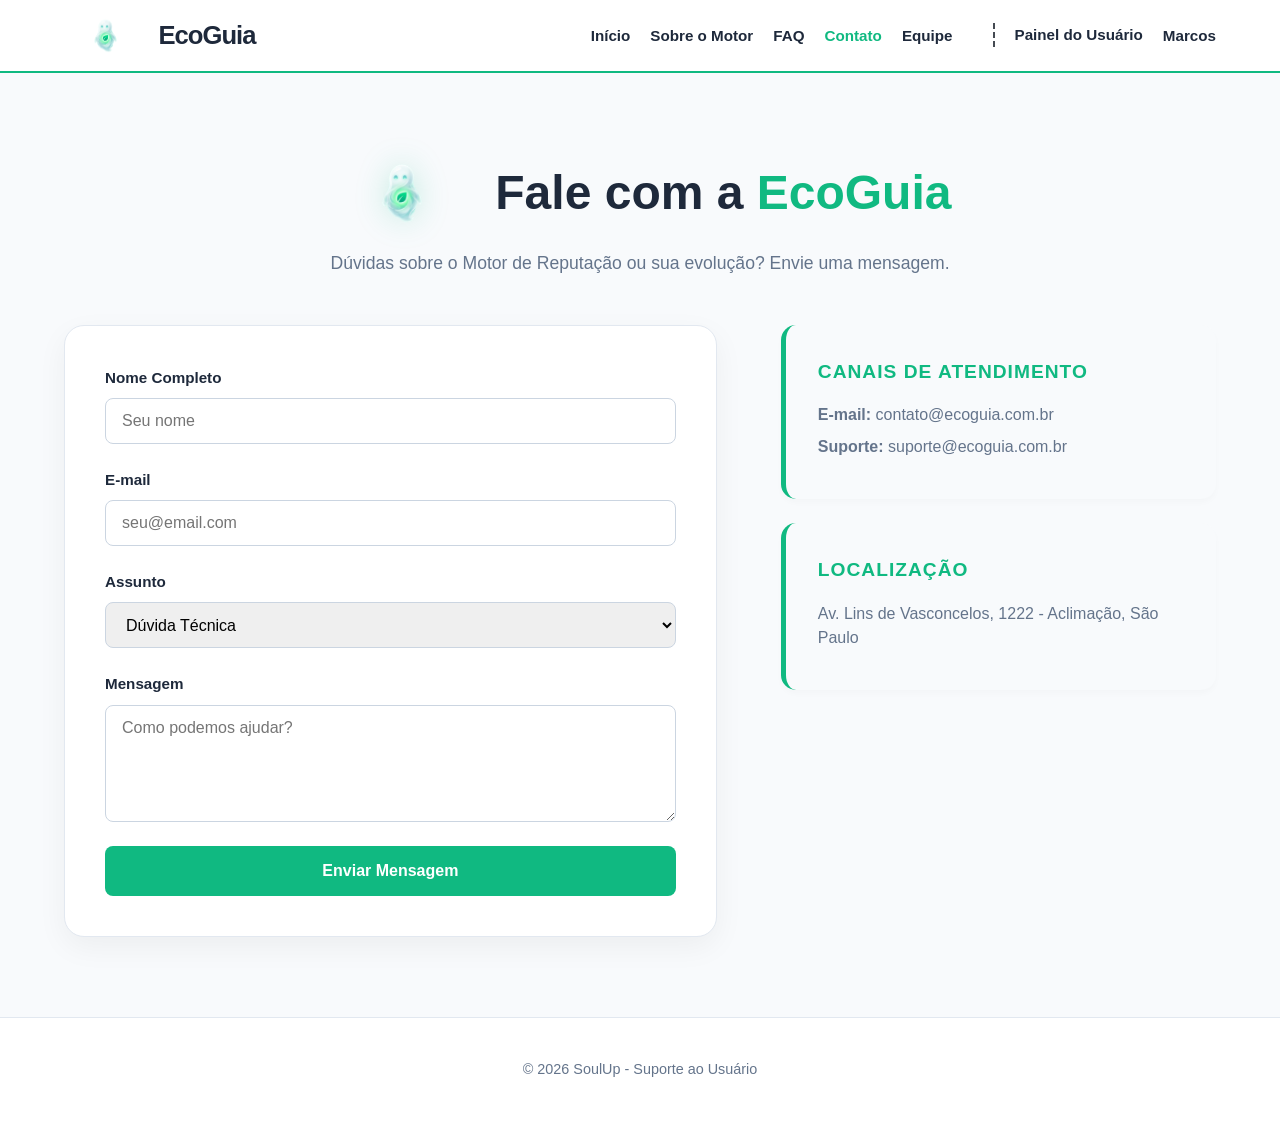
<file: html/contato.html>
<!doctype html>
<html lang="pt-br">
  <head>
    <!-- Configurações de metadados e importação de CSS -->
    <meta charset="UTF-8" />
    <meta name="viewport" content="width=device-width, initial-scale=1.0" />

    <title>Contato - SoulUp EcoGuia</title>

    <link rel="stylesheet" href="../css/variaveis.css" />
    <link rel="stylesheet" href="../css/global.css" />
    <link rel="stylesheet" href="../css/header-footer.css" />
    <link rel="stylesheet" href="../css/contato.css" />
  </head>

  <body>
    <!-- Cabeçalho com logo e menu de navegação -->
    <header class="cabecalho">
      <div class="container">
        <a href="../index.html" class="logo-link">
          <img src="../img/alma.png" alt="Logo SoulUp" class="logo-img" />
          <h1 class="logo">EcoGuia</h1>
        </a>

        <nav class="menu-navegacao">
          <ul>
            <li><a href="../html/index.html">Início</a></li>
            <li><a href="../html/sobre.html">Sobre o Motor</a></li>
            <li><a href="../html/faq.html">FAQ</a></li>
            <li><a href="../html/contato.html" class="ativo">Contato</a></li>
            <li><a href="../html/integrantes.html">Equipe</a></li>
            <li class="separador-menu">
              <a href="../html/solucao-dashboard.html"> Painel do Usuário </a>
            </li>
            <li><a href="../html/marcos.html">Marcos</a></li>
          </ul>
        </nav>

        <!-- Botão do menu mobile -->
        <button class="btn-menu-mobile">☰</button>
      </div>
    </header>

    <!-- Conteúdo principal da página de contato -->
    <main class="container">
      <!-- Cabeçalho introdutório da página -->
      <section class="contato-header">
        <div class="header-titulo-flex">
          <img src="../img/alma.png" alt="Alma EcoGuia" class="alma-header" />

          <h2>
            Fale com a
            <span class="destaque-verde">EcoGuia</span>
          </h2>
        </div>

        <p>
          Dúvidas sobre o Motor de Reputação ou sua evolução? Envie uma
          mensagem.
        </p>
      </section>

      <!-- Seção com formulário e informações de contato -->
      <section class="contato-corpo">
        <div class="form-container">
          <!-- Formulário de envio de mensagens -->
          <form action="#" method="POST" class="form-contato">
            <div class="input-group">
              <label for="nome">Nome Completo</label>

              <input
                type="text"
                id="nome"
                name="nome"
                placeholder="Seu nome"
                required
              />
            </div>

            <div class="input-group">
              <label for="email">E-mail</label>

              <input
                type="email"
                id="email"
                name="email"
                placeholder="seu@email.com"
                required
              />
            </div>

            <div class="input-group">
              <label for="assunto">Assunto</label>

              <select id="assunto" name="assunto">
                <option value="duvida">Dúvida Técnica</option>

                <option value="sugestao">Sugestão de Melhoria</option>

                <option value="erro">Relatar Erro no Motor</option>

                <option value="outro">Outros</option>
              </select>
            </div>

            <div class="input-group">
              <label for="mensagem">Mensagem</label>

              <textarea
                id="mensagem"
                name="mensagem"
                rows="5"
                placeholder="Como podemos ajudar?"
                required
              ></textarea>
            </div>

            <button type="submit" class="btn-enviar">Enviar Mensagem</button>
          </form>
        </div>

        <!-- Cards laterais com dados de atendimento -->
        <div class="contato-info">
          <div class="info-card">
            <h4>Canais de Atendimento</h4>

            <p>
              <strong>E-mail:</strong>
              contato@ecoguia.com.br
            </p>

            <p>
              <strong>Suporte:</strong>
              suporte@ecoguia.com.br
            </p>
          </div>

          <div class="info-card">
            <h4>Localização</h4>

            <p>Av. Lins de Vasconcelos, 1222 - Aclimação, São Paulo</p>
          </div>
        </div>
      </section>
    </main>

    <!-- Rodapé do site e scripts -->
    <footer class="rodape">
      <div class="container">
        <p>&copy; 2026 SoulUp - Suporte ao Usuário</p>
      </div>
    </footer>
    <button id="btn-voltar-topo" aria-label="Voltar ao topo">↑</button>
    <script src="../js/menu.js"></script>
    <script src="../js/contato.js"></script>
    <script src="../js/script.js"></script>
  </body>
</html>
</file>
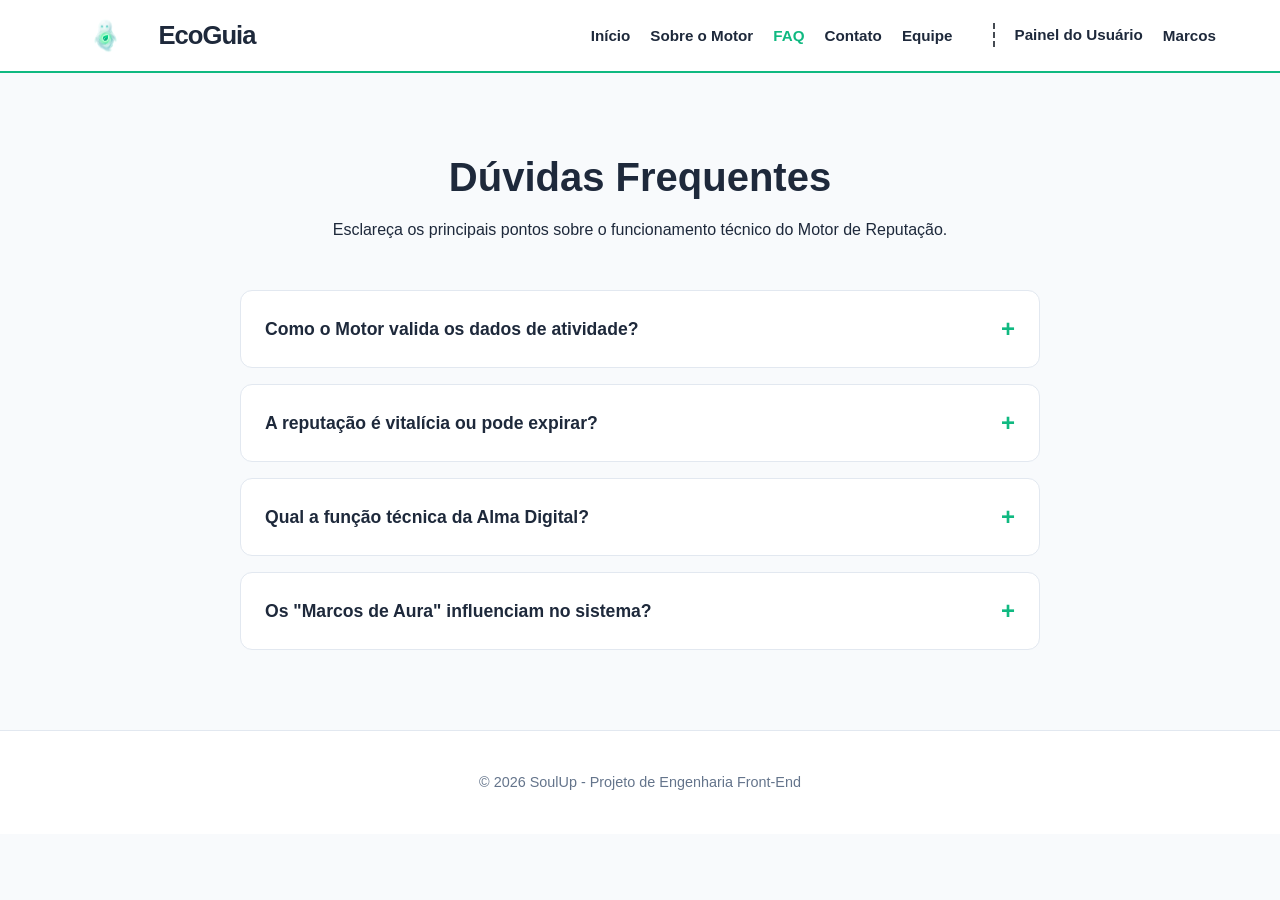
<file: html/faq.html>
<!doctype html>
<html lang="pt-br">
  <head>
    <!-- Configurações de metadados e responsividade -->
    <meta charset="UTF-8" />
    <meta name="viewport" content="width=device-width, initial-scale=1.0" />

    <title>FAQ - SoulUp EcoGuia</title>

    <!-- Importação das folhas de estilo do projeto -->
    <link rel="stylesheet" href="../css/variaveis.css" />
    <link rel="stylesheet" href="../css/global.css" />
    <link rel="stylesheet" href="../css/header-footer.css" />
    <link rel="stylesheet" href="../css/faq.css" />
  </head>

  <body>
    <!-- Cabeçalho com o logotipo e menu de navegação -->
    <header class="cabecalho">
      <div class="container">
        <a href="../index.html" class="logo-link">
          <img src="../img/alma.png" alt="Logo SoulUp" class="logo-img" />
          <h1 class="logo">EcoGuia</h1>
        </a>

        <nav class="menu-navegacao">
          <ul>
            <li><a href="../html/index.html">Início</a></li>

            <li><a href="../html/sobre.html">Sobre o Motor</a></li>

            <li><a href="../html/faq.html" class="ativo">FAQ</a></li>

            <li><a href="../html/contato.html">Contato</a></li>

            <li><a href="../html/integrantes.html">Equipe</a></li>

            <li class="separador-menu">
              <a href="../html/solucao-dashboard.html"> Painel do Usuário </a>
            </li>

            <li><a href="../html/marcos.html">Marcos</a></li>
          </ul>
        </nav>

        <!-- Botão do menu mobile -->
        <button class="btn-menu-mobile">☰</button>
      </div>
    </header>

    <!-- Conteúdo principal da página de FAQ -->
    <main class="container">
      <!-- Cabeçalho da seção de dúvidas -->
      <section class="faq-header">
        <h2>
          Dúvidas
          <span class="destaque-verde">Frequentes</span>
        </h2>

        <p>
          Esclareça os principais pontos sobre o funcionamento técnico do Motor
          de Reputação.
        </p>
      </section>

      <!-- Lista sanfonada de perguntas e respostas -->
      <section class="faq-lista">
        <!-- Item de FAQ 1 -->
        <div class="faq-item">
          <button class="faq-pergunta">
            Como o Motor valida os dados de atividade?
            <span>+</span>
          </button>

          <div class="faq-resposta">
            <p>
              O motor utiliza os próprios registros brutos de atividades
              sustentáveis. Esses dados passam por uma camada de validação que
              verifica a autenticidade da ação antes de convertê-la em pontos de
              reputação para a Aura Digital.
            </p>
          </div>
        </div>

        <!-- Item de FAQ 2 -->
        <div class="faq-item">
          <button class="faq-pergunta">
            A reputação é vitalícia ou pode expirar?
            <span>+</span>
          </button>

          <div class="faq-resposta">
            <p>
              A reputação social no SoulUp é dinâmica. O algoritmo de manutenção
              exige que o usuário mantenha uma frequência mínima de atividades.
              Longos períodos de inatividade resultam em uma redução gradual do
              brilho da Aura, incentivando a consistência ambiental.
            </p>
          </div>
        </div>

        <!-- Item de FAQ 3 -->
        <div class="faq-item">
          <button class="faq-pergunta">
            Qual a função técnica da Alma Digital?
            <span>+</span>
          </button>

          <div class="faq-resposta">
            <p>
              Tecnicamente, a Alma Digital é um componente visual que traduz
              variáveis complexas do banco de dados (como volume de carbono
              evitado ou recorrência de descarte) em um estado visual
              compreensível, facilitando a percepção de progresso do usuário.
            </p>
          </div>
        </div>

        <!-- Item de FAQ 4 -->
        <div class="faq-item">
          <button class="faq-pergunta">
            Os "Marcos de Aura" influenciam no sistema?
            <span>+</span>
          </button>

          <div class="faq-resposta">
            <p>
              Sim. Ao atingir determinados patamares de pontuação processados
              pelo motor, o usuário desbloqueia novos estados para seu avatar e
              registra conquistas permanentes em seu histórico de reputação
              social verificado.
            </p>
          </div>
        </div>
      </section>
    </main>

    <!-- Rodapé principal -->
    <footer class="rodape">
      <div class="container">
        <p>&copy; 2026 SoulUp - Projeto de Engenharia Front-End</p>
      </div>
    </footer>
    <button id="btn-voltar-topo" aria-label="Voltar ao topo">↑</button>
    <!-- Importação dos scripts de interação -->
    <script src="../js/menu.js"></script>
    <script src="../js/faq.js"></script>
    <script src="../js/script.js"></script>
  </body>
</html>
</file>
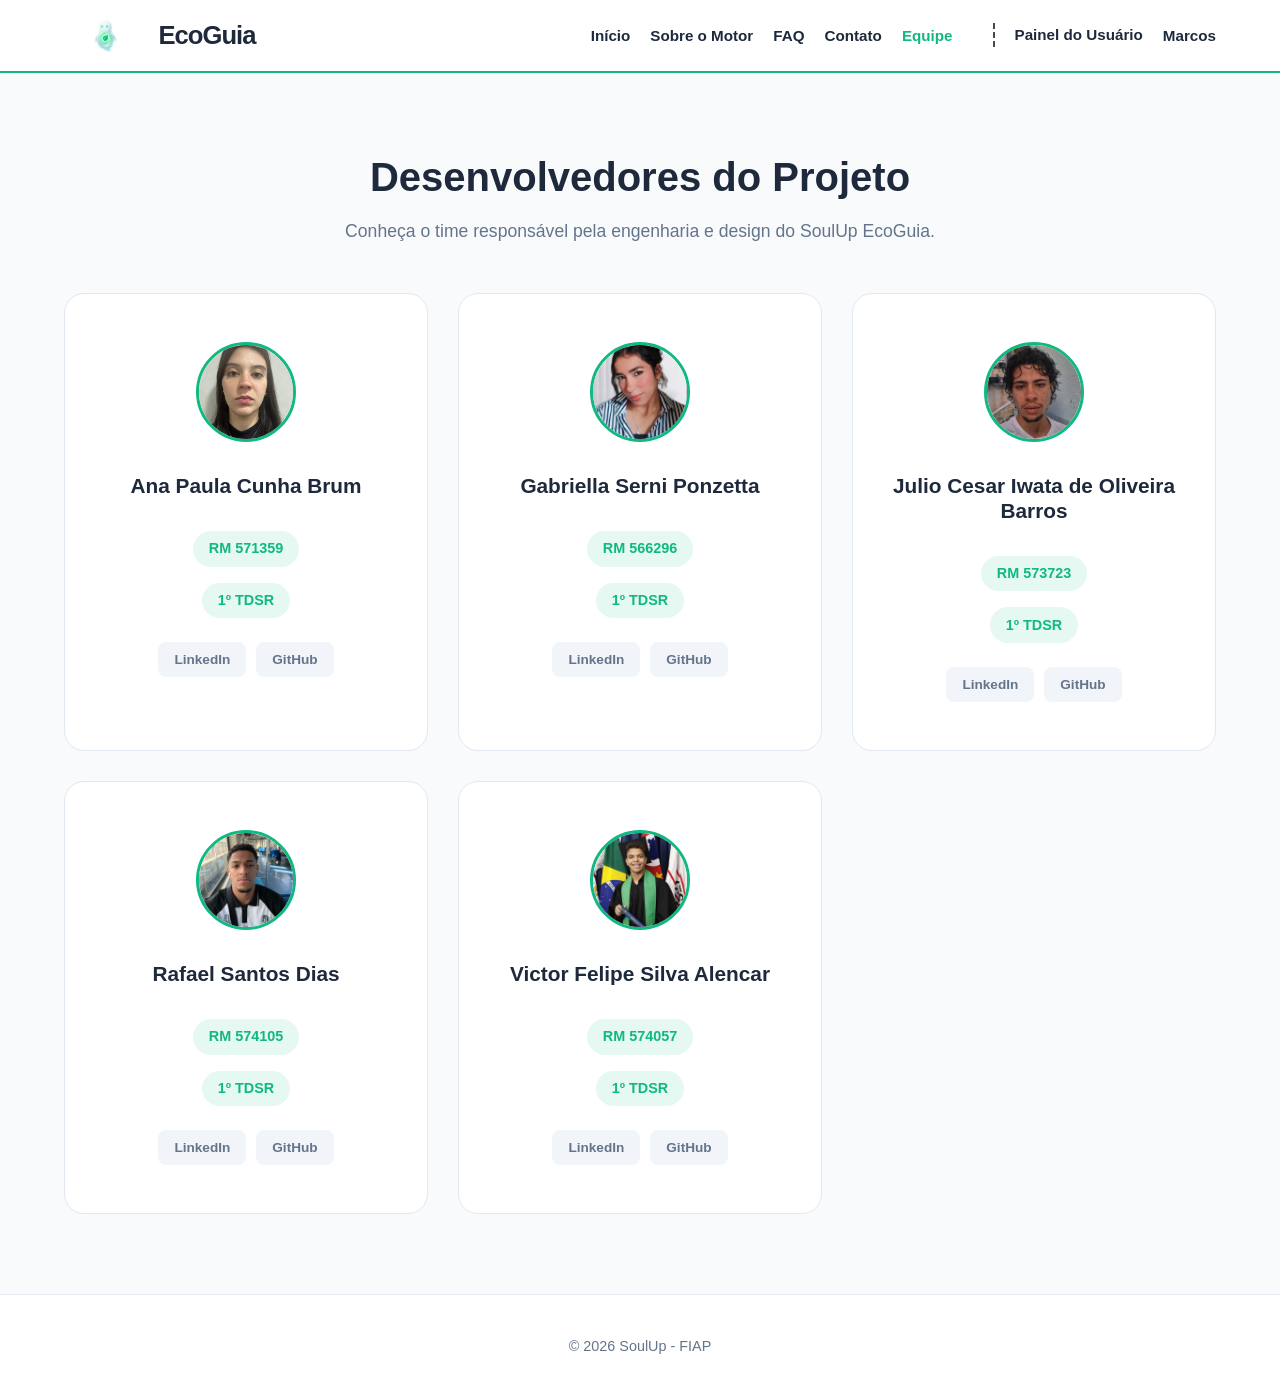
<file: html/integrantes.html>
<!doctype html>
<html lang="pt-br">
  <head>
    <!-- Cabeçalho técnico do documento -->
    <meta charset="UTF-8" />
    <meta name="viewport" content="width=device-width, initial-scale=1.0" />

    <title>Equipe - SoulUp EcoGuia</title>

    <!-- Conexão com os arquivos CSS globais e folha específica da grade da equipe -->
    <link rel="stylesheet" href="../css/variaveis.css" />
    <link rel="stylesheet" href="../css/global.css" />
    <link rel="stylesheet" href="../css/header-footer.css" />
    <link rel="stylesheet" href="../css/integrantes.css" />
  </head>

  <body>
    <!-- Elemento superior de cabeçalho unificado -->
    <header class="cabecalho">
      <div class="container">
        <a href="../index.html" class="logo-link">
          <img src="../img/alma.png" alt="Logo SoulUp" class="logo-img" />
          <h1 class="logo">EcoGuia</h1>
        </a>

        <nav class="menu-navegacao">
          <ul>
            <li><a href="../html/index.html">Início</a></li>

            <li><a href="../html/sobre.html">Sobre o Motor</a></li>

            <li><a href="../html/faq.html">FAQ</a></li>

            <li><a href="../html/contato.html">Contato</a></li>

            <li><a href="../html/integrantes.html" class="ativo">Equipe</a></li>

            <li class="separador-menu">
              <a href="../html/solucao-dashboard.html"> Painel do Usuário </a>
            </li>

            <li><a href="../html/marcos.html">Marcos</a></li>
          </ul>
        </nav>

        <button class="btn-menu-mobile">☰</button>
      </div>
    </header>

    <!-- Estrutura principal da página de integrantes -->
    <main class="container">
      <!-- Título introdutório da área institucional do time -->
      <section class="equipe-header">
        <h2>
          Desenvolvedores do
          <span class="destaque-verde">Projeto</span>
        </h2>

        <p>
          Conheça o time responsável pela engenharia e design do SoulUp EcoGuia.
        </p>
      </section>

      <!-- Grid responsiva contendo os blocos de dados dos integrantes -->
      <section class="equipe-grid">
        <!-- Integrante 1 -->
        <div class="membro-card">
          <img
            src="../img/foto-ana.jpeg"
            alt="Ana Paula Cunha Brum"
            class="membro-foto"
          />

          <h3>Ana Paula Cunha Brum</h3>

          <span class="atrib-integrantes">RM 571359</span>
          <span class="atrib-integrantes">1º TDSR</span>
          <div class="redes-sociais">
            <a
              href="https://www.linkedin.com/in/ana-paula-brum/"
              target="_blank"
              class="link-social"
              >LinkedIn</a
            >
            <a
              href="https://github.com/abbrum"
              target="_blank"
              class="link-social"
              >GitHub</a
            >
          </div>
        </div>

        <!-- Integrante 2 -->
        <div class="membro-card">
          <img
            src="../img/foto-gabriella.jpg"
            alt="Gabriella Serni Ponzetta"
            class="membro-foto"
          />

          <h3>Gabriella Serni Ponzetta</h3>

          <span class="atrib-integrantes">RM 566296</span>
          <span class="atrib-integrantes">1º TDSR</span>
          <div class="redes-sociais">
            <a
              href="https://www.linkedin.com/in/gabriellaserni/"
              target="_blank"
              class="link-social"
              >LinkedIn</a
            >
            <a
              href="https://github.com/gabriellaserni"
              target="_blank"
              class="link-social"
              >GitHub</a
            >
          </div>
        </div>

        <!-- Integrante 3 -->
        <div class="membro-card">
          <img
            src="../img/foto-julio.jpg"
            alt="Julio Cesar Iwata de Oliveira Barros"
            class="membro-foto"
          />

          <h3>Julio Cesar Iwata de Oliveira Barros</h3>

          <span class="atrib-integrantes">RM 573723</span>
          <span class="atrib-integrantes">1º TDSR</span>
          <div class="redes-sociais">
            <a
              href="https://www.linkedin.com/in/julioiwata/"
              target="_blank"
              class="link-social"
              >LinkedIn</a
            >
            <a
              href="https://github.com/IwaataNz3"
              target="_blank"
              class="link-social"
              >GitHub</a
            >
          </div>
        </div>

        <!-- Integrante 4 -->
        <div class="membro-card">
          <img
            src="../img/foto-rafael.jpg"
            alt="Rafael Santos Dias"
            class="membro-foto"
          />

          <h3>Rafael Santos Dias</h3>

          <span class="atrib-integrantes">RM 574105</span>
          <span class="atrib-integrantes">1º TDSR</span>
          <div class="redes-sociais">
            <a
              href="https://www.linkedin.com/in/rafaelsd/"
              target="_blank"
              class="link-social"
              >LinkedIn</a
            >
            <a
              href="https://github.com/realrafaelsd"
              target="_blank"
              class="link-social"
              >GitHub</a
            >
          </div>
        </div>
        <!-- Integrante 5 -->
        <div class="membro-card">
          <img
            src="../img/foto-victor.jpg"
            alt="Victor Felipe"
            class="membro-foto"
          />

          <h3>Victor Felipe Silva Alencar</h3>

          <span class="atrib-integrantes">RM 574057</span>
          <span class="atrib-integrantes">1º TDSR</span>
          <div class="redes-sociais">
            <a
              href="https://www.linkedin.com/in/victor-alencar-58623a3ba/"
              target="_blank"
              class="link-social"
              >LinkedIn</a
            >
            <a
              href="https://github.com/alencarVictor"
              target="_blank"
              class="link-social"
              >GitHub</a
            >
          </div>
        </div>
      </section>
    </main>

    <!-- Rodapé simples da página de integrantes com marca da instituição -->
    <footer class="rodape">
      <div class="container">
        <p>&copy; 2026 SoulUp - FIAP</p>
      </div>
    </footer>
    <button id="btn-voltar-topo" aria-label="Voltar ao topo">↑</button>
    <!-- Script carregado para navegação mobile -->
    <script src="../js/menu.js"></script>
    <script src="../js/script.js"></script>
  </body>
</html>
</file>
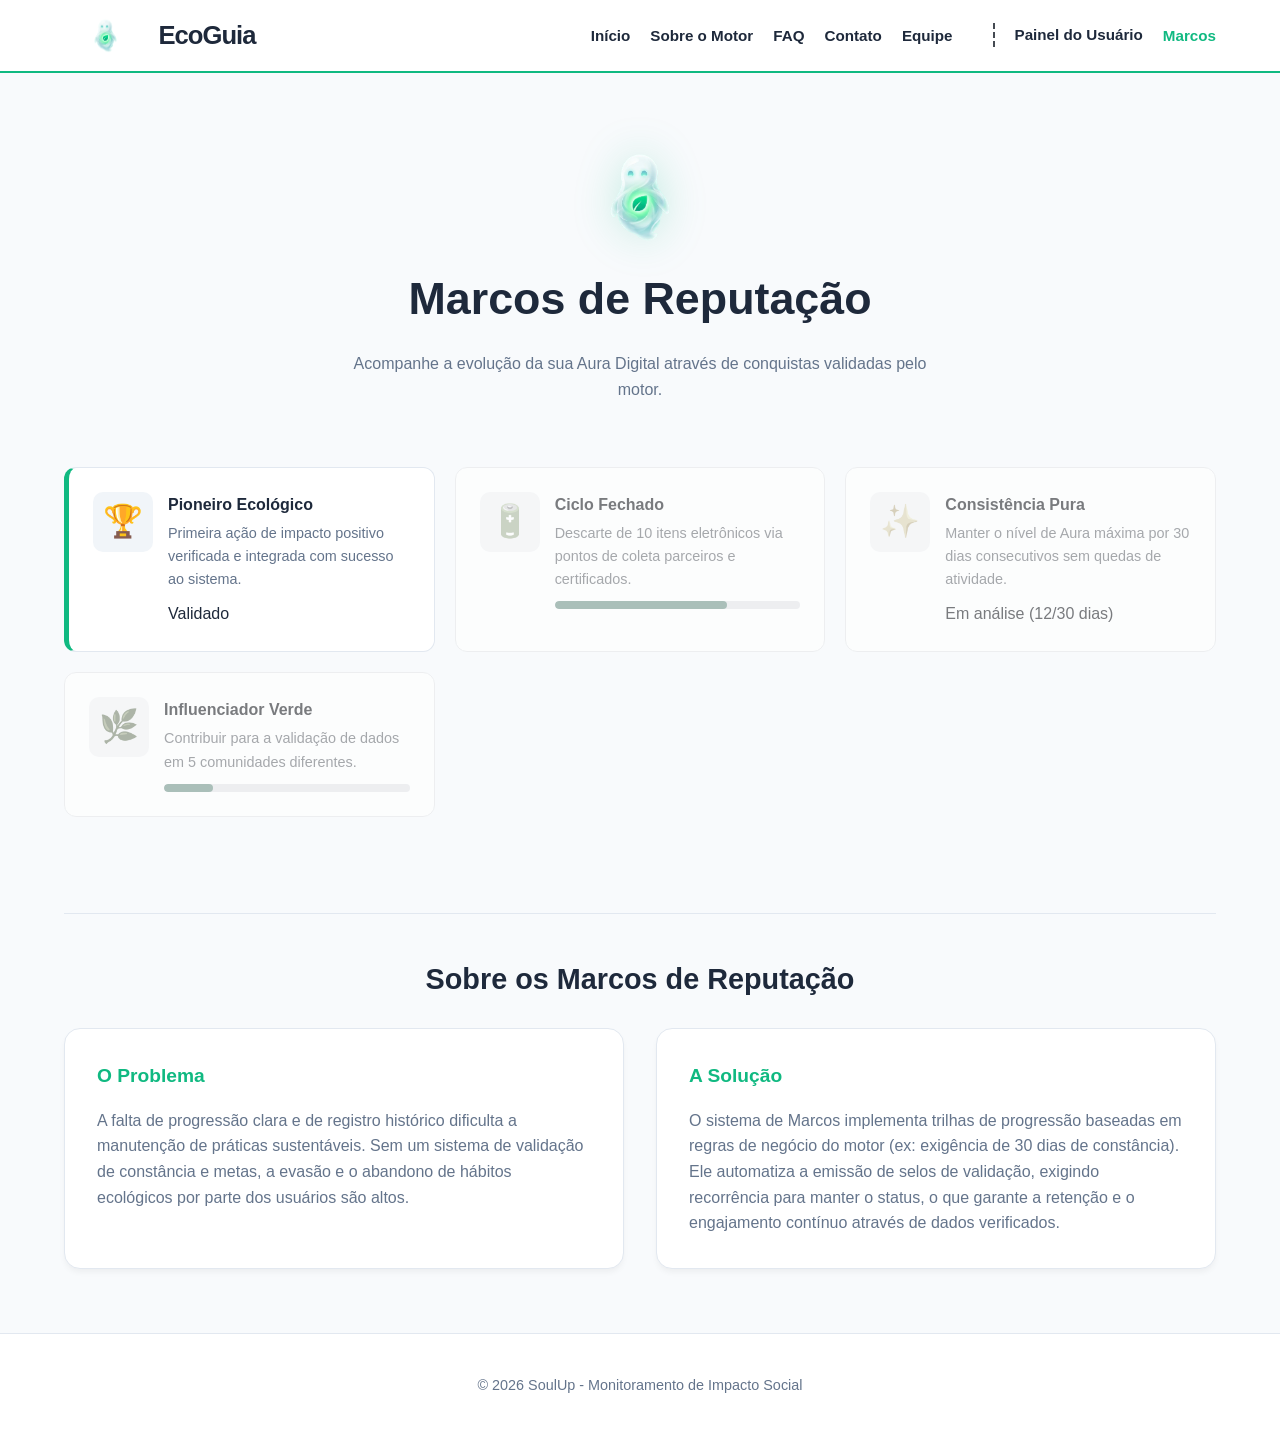
<file: html/marcos.html>
<!doctype html>
<html lang="pt-br">
  <head>
    <!-- Configurações de codificação e responsividade da página -->
    <meta charset="UTF-8" />
    <meta name="viewport" content="width=device-width, initial-scale=1.0" />

    <title>Marcos e Conquistas - SoulUp EcoGuia</title>

    <!-- Importação dos arquivos de estilização CSS -->
    <link rel="stylesheet" href="../css/variaveis.css" />
    <link rel="stylesheet" href="../css/global.css" />
    <link rel="stylesheet" href="../css/header-footer.css" />
    <link rel="stylesheet" href="../css/marcos.css" />
  </head>

  <body>
    <!-- Cabeçalho com o logotipo e menu de navegação -->
    <header class="cabecalho">
      <div class="container">
        <a href="../index.html" class="logo-link">
          <img src="../img/alma.png" alt="Logo SoulUp" class="logo-img" />
          <h1 class="logo">EcoGuia</h1>
        </a>

        <nav class="menu-navegacao">
          <ul>
            <li><a href="../html/index.html">Início</a></li>

            <li><a href="../html/sobre.html">Sobre o Motor</a></li>

            <li><a href="../html/faq.html">FAQ</a></li>

            <li><a href="../html/contato.html">Contato</a></li>

            <li><a href="../html/integrantes.html">Equipe</a></li>

            <li class="separador-menu">
              <a href="../html/solucao-dashboard.html"> Painel do Usuário </a>
            </li>

            <li><a href="../html/marcos.html" class="ativo">Marcos</a></li>
          </ul>
        </nav>

        <button class="btn-menu-mobile">☰</button>
      </div>
    </header>

    <!-- Área principal com a evolução da Aura Digital -->
    <main class="container">
      <section class="marcos-header">
        <div class="header-titulo-flex">
          <img src="../img/alma.png" alt="Alma SoulUp" class="alma-header" />

          <h2>
            Marcos de
            <span class="destaque-verde">Reputação</span>
          </h2>
        </div>

        <p>
          Acompanhe a evolução da sua Aura Digital através de conquistas
          validadas pelo motor.
        </p>
      </section>

      <!-- Container estrutural do grid de conquistas -->
      <section class="conquistas-container">
        <div class="grid-marcos" id="lista-marcos">
          <!-- Card 1 - Marco Desbloqueado e Validado -->
          <article class="marco-card" data-status="desbloqueado">
            <div class="icon-box">🏆</div>

            <div class="marco-info">
              <h4>Pioneiro Ecológico</h4>

              <p>
                Primeira ação de impacto positivo verificada e integrada com
                sucesso ao sistema.
              </p>

              <div class="badge-status">Validado</div>
            </div>
          </article>

          <!-- Card 2 - Marco Bloqueado com Barra de Progresso -->
          <article class="marco-card" data-status="bloqueado">
            <div class="icon-box">🔋</div>

            <div class="marco-info">
              <h4>Ciclo Fechado</h4>

              <p>
                Descarte de 10 itens eletrônicos via pontos de coleta parceiros
                e certificados.
              </p>

              <div class="progresso-mini">
                <div class="barra" style="width: 70%"></div>

                <span>7/10 itens</span>
              </div>
            </div>
          </article>

          <!-- Card 3 - Marco Bloqueado em Análise Temporal -->
          <article class="marco-card" data-status="bloqueado">
            <div class="icon-box">✨</div>

            <div class="marco-info">
              <h4>Consistência Pura</h4>

              <p>
                Manter o nível de Aura máxima por 30 dias consecutivos sem
                quedas de atividade.
              </p>

              <div class="badge-status">Em análise (12/30 dias)</div>
            </div>
          </article>

          <!-- Card 4 - Marco Bloqueado com Progresso Inicial -->
          <article class="marco-card" data-status="bloqueado">
            <div class="icon-box">🌿</div>

            <div class="marco-info">
              <h4>Influenciador Verde</h4>

              <p>
                Contribuir para a validação de dados em 5 comunidades
                diferentes.
              </p>

              <div class="progresso-mini">
                <div class="barra" style="width: 20%"></div>

                <span>1/5 redes</span>
              </div>
            </div>
          </article>
        </div>
      </section>
      <section class="explicacao-tecnica">
        <div class="header-explicacao">
          <h3>Sobre os Marcos de Reputação</h3>
        </div>
        <div class="conteudo-explicacao">
          <div class="bloco-texto">
            <h4>O Problema</h4>
            <p>
              A falta de progressão clara e de registro histórico dificulta a
              manutenção de práticas sustentáveis. Sem um sistema de validação
              de constância e metas, a evasão e o abandono de hábitos ecológicos
              por parte dos usuários são altos.
            </p>
          </div>
          <div class="bloco-texto">
            <h4>A Solução</h4>
            <p>
              O sistema de Marcos implementa trilhas de progressão baseadas em
              regras de negócio do motor (ex: exigência de 30 dias de
              constância). Ele automatiza a emissão de selos de validação,
              exigindo recorrência para manter o status, o que garante a
              retenção e o engajamento contínuo através de dados verificados.
            </p>
          </div>
        </div>
      </section>
    </main>

    <!-- Rodapé institucional -->
    <footer class="rodape">
      <div class="container">
        <p>&copy; 2026 SoulUp - Monitoramento de Impacto Social</p>
      </div>
    </footer>
    <button id="btn-voltar-topo" aria-label="Voltar ao topo">↑</button>
    <!-- Scripts de comportamento dinâmico e menu -->
    <script src="../js/menu.js"></script>
    <script src="../js/marcos.js"></script>
    <script src="../js/script.js"></script>
  </body>
</html>
</file>
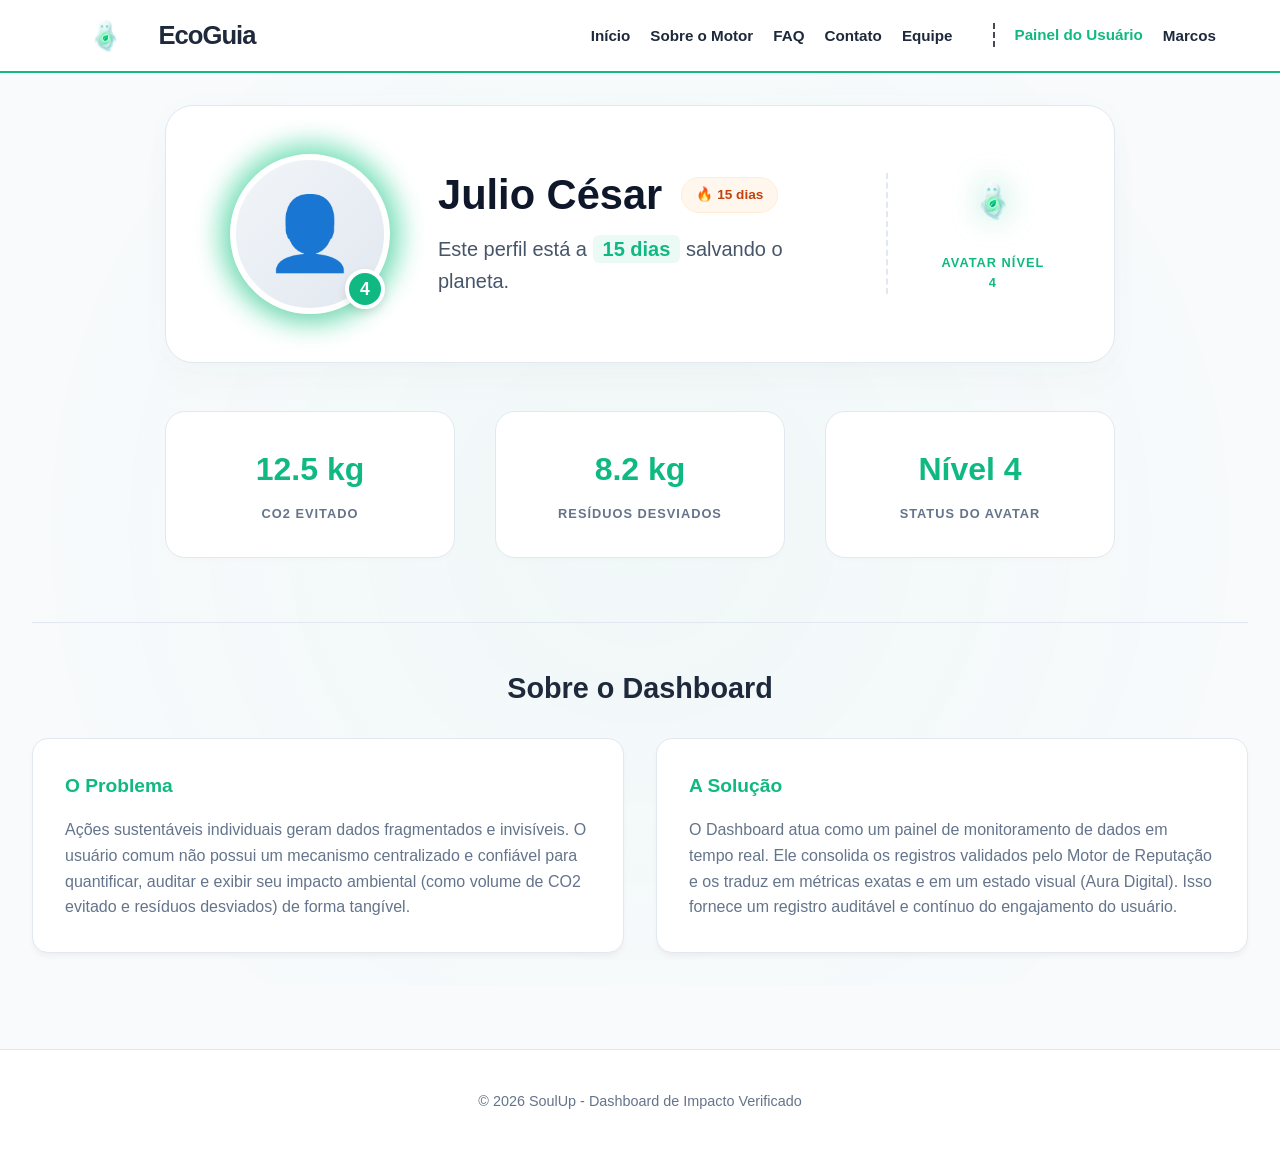
<file: html/solucao-dashboard.html>
<!doctype html>
<html lang="pt-br">
  <head>
    <!-- Cabeçalho técnico do documento -->
    <meta charset="UTF-8" />
    <meta name="viewport" content="width=device-width, initial-scale=1.0" />
    <title>Dashboard - EcoGuia</title>
    <!-- Importação dos arquivos de estilização CSS -->
    <link rel="stylesheet" href="../css/variaveis.css" />
    <link rel="stylesheet" href="../css/global.css" />
    <link rel="stylesheet" href="../css/header-footer.css" />
    <link rel="stylesheet" href="../css/solucao.css" />
  </head>
  <body>
    <!-- Cabeçalho principal com logotipo e navegação -->
    <header class="cabecalho">
      <div class="container">
        <a href="../index.html" class="logo-link">
          <img src="../img/alma.png" alt="Logo SoulUp" class="logo-img" />
          <h1 class="logo">EcoGuia</h1>
        </a>
        <nav class="menu-navegacao">
          <ul>
            <li><a href="../html/index.html">Início</a></li>
            <li><a href="../html/sobre.html">Sobre o Motor</a></li>
            <li><a href="../html/faq.html">FAQ</a></li>
            <li><a href="../html/contato.html">Contato</a></li>
            <li><a href="../html/integrantes.html">Equipe</a></li>
            <li class="separador-menu">
              <a href="../html/solucao-dashboard.html" class="ativo"
                >Painel do Usuário</a
              >
            </li>
            <li><a href="../html/marcos.html">Marcos</a></li>
          </ul>
        </nav>
        <button class="btn-menu-mobile">☰</button>
      </div>
    </header>
    <!-- Conteúdo principal da página -->
    <!-- Container que está englobando todos os elementos. -->
    <main class="dashboard-main">
      <section class="perfil-section">
        <div class="card-perfil-amplo">
          <div class="bloco-usuario">
            <div class="avatar-container">
              <div class="aura-radial"></div>
              <div class="avatar-wrapper">
                <div class="icone-fallback">👤</div>
                <div class="nivel-badge" title="Nível da Alma">4</div>
              </div>
            </div>
            <!-- Informações dos usuários -->
            <div class="info-container">
              <div class="header-perfil">
                <h2>Julio César</h2>
                <span class="ofensiva-badge">🔥 15 dias</span>
              </div>
              <p class="frase-status">
                Este perfil está a <span>15 dias</span> salvando o planeta.
              </p>
            </div>
          </div>

          <div class="bloco-alma">
            <img
              src="../img/alma.png"
              alt="Alma Digital"
              class="alma-flutuante"
            />
            <span class="alma-status">Avatar Nível 4</span>
          </div>
        </div>
      </section>
      <!-- Sessão dos cards -->
      <section class="cards-container">
        <div class="metrica-card">
          <span class="valor">12.5 kg</span>
          <span class="rotulo">CO2 Evitado</span>
        </div>
        <div class="metrica-card">
          <span class="valor">8.2 kg</span>
          <span class="rotulo">Resíduos Desviados</span>
        </div>
        <div class="metrica-card">
          <span class="valor">Nível 4</span>
          <span class="rotulo">Status do Avatar</span>
        </div>
      </section>
      <section class="explicacao-tecnica">
        <div class="header-explicacao">
          <h3>Sobre o Dashboard</h3>
        </div>
        <div class="conteudo-explicacao">
          <div class="bloco-texto">
            <h4>O Problema</h4>
            <p>
              Ações sustentáveis individuais geram dados fragmentados e
              invisíveis. O usuário comum não possui um mecanismo centralizado e
              confiável para quantificar, auditar e exibir seu impacto ambiental
              (como volume de CO2 evitado e resíduos desviados) de forma
              tangível.
            </p>
          </div>
          <div class="bloco-texto">
            <h4>A Solução</h4>
            <p>
              O Dashboard atua como um painel de monitoramento de dados em tempo
              real. Ele consolida os registros validados pelo Motor de Reputação
              e os traduz em métricas exatas e em um estado visual (Aura
              Digital). Isso fornece um registro auditável e contínuo do
              engajamento do usuário.
            </p>
          </div>
        </div>
      </section>
    </main>
    <!-- Rodapé da página com os direitos autorais -->
    <footer class="rodape">
      <div class="container">
        <p>&copy; 2026 SoulUp - Dashboard de Impacto Verificado</p>
      </div>
    </footer>
    <button id="btn-voltar-topo" aria-label="Voltar ao topo">↑</button>
    <script src="../js/menu.js"></script>
    <script src="../js/script.js"></script>
  </body>
</html>
</file>
<file: css/variaveis.css>
:root {
  /* Cores de Fundo */
  --cor-fundo-principal: #f8fafc;
  --cor-fundo-card: #ffffff;

  /* Cores de Texto */
  --cor-texto-principal: #1e293b;
  --cor-texto-secundario: #64748b;

  /* Cores de Identidade e Ação */
  --cor-primaria: #10b981;
  --cor-primaria-hover: #059669;

  /* Cores de Gamificação e Apoio */
  --cor-destaque-marco: #f59e0b;
  --cor-suporte-b2b: #3b82f6;

  /* Tipografia e Layout */
  --fonte-principal: Arial, Helvetica, sans-serif;
}
</file>
<file: css/global.css>
/* Reset e Configurações Globais */
* {
  margin: 0;
  padding: 0;
  box-sizing: border-box;
}

body {
  background-color: var(--cor-fundo-principal);
  color: var(--cor-texto-principal);
  font-family: var(--fonte-principal);
  line-height: 1.6;
  overflow-x: hidden; /* Evita scroll horizontal acidental */
}

.container {
  width: 90%;
  max-width: 1200px;
  margin: 0 auto;
}

/* Tipografia Padrão */
h1,
h2,
h3 {
  margin-bottom: 1rem;
  line-height: 1.2;
}

/* Botões Globais */
.btn-primario {
  display: inline-block;
  background-color: var(--cor-primaria);
  color: #ffffff;
  padding: 0.8rem 1.5rem;
  text-decoration: none;
  border-radius: 4px;
  font-weight: bold;
  transition: 0.3s;
  border: none;
  cursor: pointer;
}

.btn-primario:hover {
  background-color: var(--cor-primaria-hover);
}

/* ==========================================================================
   EXPLICAÇÃO TÉCNICA (DASHBOARD E MARCOS)
   ========================================================================== */

.explicacao-tecnica {
  margin-top: 4rem;
  padding-top: 3rem;
  border-top: 1px solid #e2e8f0;
  width: 100%;
}

.header-explicacao h3 {
  font-size: 1.8rem;
  color: var(--cor-texto-principal);
  margin-bottom: 2rem;
  text-align: center;
}

.conteudo-explicacao {
  display: grid;
  grid-template-columns: repeat(auto-fit, minmax(300px, 1fr));
  gap: 2rem;
}

.bloco-texto {
  background-color: var(--cor-fundo-card, #ffffff);
  padding: 2rem;
  border-radius: 16px;
  border: 1px solid #e2e8f0;
  box-shadow: 0 4px 6px -1px rgba(0, 0, 0, 0.05);
}

.bloco-texto h4 {
  color: var(--cor-primaria, #10b981);
  margin-bottom: 1rem;
  font-size: 1.2rem;
  font-weight: 700;
}

.bloco-texto p {
  color: var(--cor-texto-secundario);
  line-height: 1.6;
  font-size: 1rem;
}

/* ==========================================================================
   BOTÃO VOLTAR AO TOPO
   ========================================================================== */
#btn-voltar-topo {
  position: fixed;
  bottom: 30px;
  right: 30px;
  display: none; /* Escondido por padrão */
  background-color: var(--cor-primaria, #10b981);
  color: #ffffff;
  border: none;
  border-radius: 50%;
  width: 50px;
  height: 50px;
  font-size: 1.5rem;
  font-weight: bold;
  cursor: pointer;
  box-shadow: 0 4px 10px rgba(0, 0, 0, 0.15);
  z-index: 1000;
  transition:
    transform 0.3s ease,
    background-color 0.3s ease;
}

#btn-voltar-topo:hover {
  background-color: #059669; /* Tom mais escuro no hover */
  transform: translateY(-5px);
}

/* Classe ativada pelo JavaScript para mostrar o botão */
#btn-voltar-topo.mostrar {
  display: block;
  animation: fadeIn 0.3s ease-in-out;
}

@keyframes fadeIn {
  from {
    opacity: 0;
    transform: translateY(10px);
  }
  to {
    opacity: 1;
    transform: translateY(0);
  }
}
</file>
<file: css/header-footer.css>
/* ==========================================================================
   1. CABEÇALHO E LOGO (HEADER)
   ========================================================================== */

.cabecalho {
  background-color: var(--cor-fundo-card);
  border-bottom: 2px solid var(--cor-primaria);
  padding: 0.8rem 0;
  position: sticky;
  top: 0;
  z-index: 1000;
}

.cabecalho .container {
  display: flex;
  justify-content: space-between;
  align-items: center;
}

.logo-link {
  display: flex;
  align-items: center;
  gap: 12px;
  text-decoration: none;
  line-height: 1;
}

.logo {
  color: var(--cor-texto-principal);
  font-size: 1.6rem;
  font-weight: 800;
  letter-spacing: -1px;
  margin: 0;
  padding: 0;
  display: flex;
  align-items: center;
}

.logo-img {
  height: 45px;
  width: auto;
  display: block; /* Remove o espaço extra de elementos 'inline' */
}

/* ==========================================================================
   2. NAVEGAÇÃO E SEPARADOR (DESKTOP)
   ========================================================================== */

.menu-navegacao ul {
  display: flex;
  align-items: center;
  list-style: none;
  gap: 20px;
}

.menu-navegacao a {
  text-decoration: none;
  color: var(--cor-texto-principal);
  font-weight: bold;
  font-size: 0.95rem;
  transition: color 0.3s ease;
  position: relative;
}

.menu-navegacao a:hover {
  color: var(--cor-primaria);
}

.menu-navegacao a.ativo {
  color: var(--cor-primaria); /* Usa a sua variável correta */
}

.separador-menu {
  margin-left: 20px;
  padding-left: 20px;
  border-left: 2px dashed #454a52;
  height: 24px;
  display: flex;
  align-items: center;
}

/* ==========================================================================
   3. BOTÃO MENU HAMBÚRGUER
   ========================================================================== */

.btn-menu-mobile {
  display: none;
  background: none;
  border: none;
  font-size: 2rem;
  cursor: pointer;
}

/* ==========================================================================
   4. RODAPÉ (FOOTER)
   ========================================================================== */

.rodape {
  background-color: var(--cor-fundo-card);
  text-align: center;
  padding: 2.5rem 0;
  margin-top: 4rem;
  border-top: 1px solid #e2e8f0;
  color: var(--cor-texto-secundario);
  font-size: 0.9rem;
}

/* ==========================================================================
   5. RESPONSIVIDADE (MOBILE, TABLET E DESKTOP)
   ========================================================================== */

/* Layout funcional no Mobile (até 480px) */
@media (max-width: 480px) {
  .cabecalho {
    padding: 0.5rem 0; /* Ajuste fino de respiro para não ocupar tanto espaço no mobile */
  }

  .logo {
    font-size: 1.4rem; /* Reduz a fonte do logo levemente em telas muito pequenas */
  }

  .logo-img {
    height: 38px; /* Proporção ideal da alminha para o mobile */
  }
}

/* Estrutura do Menu Mobile e Tablet (Até 991px) */
@media (max-width: 991px) {
  .btn-menu-mobile {
    display: block;
  }

  .menu-navegacao {
    display: none;
    width: 100%;
    position: absolute;
    top: 100%;
    left: 0;
    background: var(--cor-fundo-card);
    flex-direction: column;
    border-bottom: 2px solid var(--cor-primaria);
    box-shadow: 0 10px 15px rgba(0, 0, 0, 0.1);
    z-index: 1000;
  }

  .menu-navegacao.ativo {
    display: flex;
  }

  .menu-navegacao ul {
    flex-direction: column;
    gap: 0;
    width: 100%;
    padding: 0;
    margin: 0;
  }

  .menu-navegacao li {
    border-top: 1px solid #f1f1f1;
    text-align: center;
    width: 100%;
  }

  .menu-navegacao a {
    padding: 1.2rem;
    display: block;
    width: 100%;
  }

  .menu-navegacao a.ativo {
    color: var(--cor-primaria);
  }

  /* Limpeza do separador tracejado em telas menores */
  .separador-menu {
    margin-left: 0 !important;
    padding-left: 0 !important;
    border-left: none !important;
    border-top: 1px solid #f1f1f1 !important;
    width: 100%;
    display: block !important;
    height: auto !important;
  }
}

/* Layout adaptado para Tablet (≥768px a 991px) */
@media (min-width: 768px) and (max-width: 991px) {
  /* A lógica do menu hambúrguer é mantida para otimizar espaço. 
     Este bloco cumpre a exigência de formatação específica para tablet. */
  .rodape {
    padding: 3rem 0; /* Aumenta a área de respiro no rodapé em tablets */
  }
}

/* Layout consistente no Desktop (≥992px) */
@media (min-width: 992px) {
  /* No desktop, o menu padrão em linha é mantido e o botão hambúrguer 
     fica oculto automaticamente fora dos media queries menores. */
}
</file>
<file: css/contato.css>
/* ==========================================================================
   1. CABEÇALHO E TÍTULOS
   ========================================================================== */

.contato-header {
  text-align: center;
  padding: 5rem 0 3rem;
}

.header-titulo-flex {
  display: flex;
  align-items: center;
  justify-content: center;
  gap: 20px;
  margin-bottom: 1rem;
}

.contato-header h2 {
  font-size: 3rem;
  font-weight: 800;
  margin: 0;
  color: var(--cor-texto-principal);
}

.contato-header p {
  color: var(--cor-texto-secundario);
  font-size: 1.1rem;
}

.destaque-verde {
  color: var(--cor-primaria);
}

/* ==========================================================================
   2. ESTRUTURA DO CORPO (GRID)
   ========================================================================== */

.contato-corpo {
  display: grid;
  grid-template-columns: 1.2fr 0.8fr;
  gap: 4rem;
  margin-bottom: 5rem;
  align-items: start;
}

/* ==========================================================================
   3. FORMULÁRIO DE CONTATO
   ========================================================================== */

.form-container {
  background-color: var(--cor-fundo-card);
  padding: 2.5rem;
  border-radius: 20px;
  border: 1px solid #e2e8f0;
  box-shadow: 0 10px 30px rgba(0, 0, 0, 0.05);
}

.form-contato {
  display: flex;
  flex-direction: column;
  gap: 1.5rem;
}

.input-group {
  display: flex;
  flex-direction: column;
  gap: 0.5rem;
}

.input-group label {
  font-weight: 700;
  color: var(--cor-texto-principal);
  font-size: 0.95rem;
}

.input-group input,
.input-group select,
.input-group textarea {
  padding: 0.8rem 1rem;
  border: 1px solid #cbd5e1;
  border-radius: 8px;
  font-family: inherit;
  font-size: 1rem;
  transition: border-color 0.3s ease, box-shadow 0.3s ease;
}

.input-group input:focus,
.input-group select:focus,
.input-group textarea:focus {
  outline: none;
  border-color: var(--cor-primaria);
  box-shadow: 0 0 0 3px rgba(16, 185, 129, 0.1);
}

.btn-enviar {
  background-color: var(--cor-primaria);
  color: white;
  padding: 1rem;
  border: none;
  border-radius: 8px;
  font-weight: 800;
  font-size: 1rem;
  cursor: pointer;
  transition: transform 0.2s ease, background 0.3s ease;
}

.btn-enviar:hover {
  background-color: #0d9488;
  transform: translateY(-2px);
  box-shadow: 0 5px 15px rgba(16, 185, 129, 0.3);
}

/* ==========================================================================
   4. INFORMAÇÕES LATERAIS (CARDS)
   ========================================================================== */

.contato-info {
  display: flex;
  flex-direction: column;
  gap: 1.5rem;
}

.info-card {
  background-color: #f8fafc;
  padding: 2rem;
  border-radius: 15px;
  border-left: 5px solid var(--cor-primaria);
  box-shadow: 0 4px 6px rgba(0, 0, 0, 0.02);
  transition: transform 0.3s ease;
}

.info-card:hover {
  transform: translateX(10px);
}

.info-card h4 {
  color: var(--cor-primaria);
  margin-bottom: 1rem;
  font-size: 1.2rem;
  text-transform: uppercase;
  letter-spacing: 1px;
}

.info-card p {
  margin-bottom: 0.5rem;
  color: var(--cor-texto-secundario);
  line-height: 1.5;
}

/* ==========================================================================
   5. ANIMAÇÕES E FEEDBACK VISUAL
   ========================================================================== */

.alma-header {
  height: 80px;
  width: auto;
  filter: drop-shadow(0 0 15px rgba(16, 185, 129, 0.2));
  animation: flutuarCurto 3s ease-in-out infinite;
}

.erro-feedback {
  display: block;
  animation: fadeInError 0.3s ease;
}

@keyframes fadeInError {
  from { opacity: 0; transform: translateY(-5px); }
  to { opacity: 1; transform: translateY(0); }
}

@keyframes flutuarCurto {
  0%, 100% { transform: translateY(0); }
  50% { transform: translateY(-10px); }
}

/* ==========================================================================
   6. RESPONSIVIDADE (MOBILE E TABLET)
   ========================================================================== */

/* Engloba telas menores que 991px (Tablets, Celulares e Janelas Estreitas) */
@media (max-width: 480px) {
  .contato-corpo {
    grid-template-columns: 1fr;
    gap: 2rem;
  }

  .header-titulo-flex {
    flex-direction: column;
    gap: 10px;
  }

  .contato-header h2 {
    font-size: 2.2rem;
  }

  .contato-info {
    order: -1; /* Joga os cards de contato para cima do formulário */
  }

  .info-card:hover {
    transform: none;
  }
}

/* Layout adaptado para Tablet (≥768px a 991px) */
@media (min-width: 768px) and (max-width: 991px) {
  .contato-corpo {
    grid-template-columns: 1fr; /* Garante que o formulário não esprema na janela intermediária */
    gap: 2rem;
  }

  .header-titulo-flex {
    flex-direction: column;
    gap: 10px;
  }

  .contato-header h2 {
    font-size: 2.5rem;
  }

  .contato-info {
    order: -1;
  }

  .info-card:hover {
    transform: none;
  }
}

/* Layout consistente no Desktop (≥992px) */
@media (min-width: 992px) {
  /* O layout global (fora dos media queries) já atua como desktop.
     Este bloco está declarado para manter a consistência com a documentação do projeto. */
}
</file>
<file: css/faq.css>
/* ==========================================================================
   1. CABEÇALHO DO FAQ
   ========================================================================== */

.faq-header {
  text-align: center;
  padding: 5rem 0 3rem;
}

.faq-header h2 {
  font-size: 2.5rem;
  font-weight: 800;
  color: var(--cor-texto-principal);
}

/* ==========================================================================
   2. LISTA E CARDS DE PERGUNTAS
   ========================================================================== */

.faq-lista {
  max-width: 800px;
  margin: 0 auto 5rem;
  display: flex;
  flex-direction: column;
  gap: 1rem;
}

.faq-item {
  background-color: var(--cor-fundo-card);
  border-radius: 12px;
  border: 1px solid #e2e8f0;
  overflow: hidden;
  transition:
    border-color 0.3s ease,
    box-shadow 0.3s ease;
}

.faq-item:hover {
  border-color: var(--cor-primaria);
}

/* Estado Ativo (quando a aba é aberta via JavaScript) */
.faq-item.ativo {
  border-color: var(--cor-primaria);
  box-shadow: 0 4px 12px rgba(16, 185, 129, 0.1);
}

/* ==========================================================================
   3. ELEMENTOS DE INTERAÇÃO (PERGUNTA E RESPOSTA)
   ========================================================================== */

.faq-pergunta {
  width: 100%;
  padding: 1.5rem;
  background: none;
  border: none;
  display: flex;
  justify-content: space-between;
  align-items: center;
  font-size: 1.1rem;
  font-weight: 700;
  color: var(--cor-texto-principal);
  cursor: pointer;
  text-align: left;
}

.faq-pergunta span {
  font-size: 1.5rem;
  color: var(--cor-primaria);
  transition: transform 0.3s ease; /* Transição para rotacionar o ícone de seta/mais */
}

/* Comportamento da resposta com max-height para efeito "Sanfona" (Accordion) */
.faq-resposta {
  max-height: 0;
  padding: 0 1.5rem;
  overflow: hidden;
  transition:
    max-height 0.4s ease,
    padding 0.4s ease;
  background-color: #f8fafc;
}

.faq-resposta p {
  padding-bottom: 1.5rem;
  color: var(--cor-texto-secundario);
  line-height: 1.6;
  margin: 0;
}

.faq-item.ativo .faq-resposta {
  max-height: 300px; /* Limite alto o suficiente para caber o texto */
  padding-top: 1rem;
}

/* ==========================================================================
   4. RESPONSIVIDADE (MOBILE, TABLET E DESKTOP)
   ========================================================================== */

/* Layout funcional no Mobile (até 480px) */
@media (max-width: 480px) {
  .faq-header {
    padding: 3rem 1rem 2rem;
  }

  .faq-header h2 {
    font-size: 2rem;
  }

  .faq-lista {
    margin: 0 1rem 3rem;
  }

  .faq-pergunta {
    font-size: 1rem;
    padding: 1.2rem;
  }
}

/* Layout adaptado para Tablet (≥768px) */
@media (min-width: 768px) and (max-width: 991px) {
  .faq-lista {
    padding: 0 2rem; /* Garante que a lista não encoste nas bordas no tablet */
  }
}

/* Layout consistente no Desktop (≥992px) */
@media (min-width: 992px) {
  /* A lista respeita o max-width: 800px definido na estrutura padrão,
     garantindo alinhamento central e proporção confortável de leitura em telas largas. */
}
</file>
<file: css/integrantes.css>
/* ==========================================================================
   1. CABEÇALHO DA EQUIPE
   ========================================================================== */

.equipe-header {
  text-align: center;
  padding: 5rem 0 3rem;
}

.equipe-header h2 {
  font-size: 2.5rem;
  font-weight: 800;
}

.equipe-header p {
  color: var(--cor-texto-secundario);
  font-size: 1.1rem;
  margin-top: 0.5rem;
}

/* ==========================================================================
   2. ESTRUTURA DO GRID
   ========================================================================== */

.equipe-grid {
  display: grid;
  grid-template-columns: repeat(auto-fit, minmax(280px, 1fr));
  gap: 30px;
  margin-bottom: 5rem;
}

/* ==========================================================================
   3. CARDS DE MEMBROS, AVATARES E RM
   ========================================================================== */

.membro-card {
  background-color: var(--cor-fundo-card);
  padding: 3rem 2rem;
  border-radius: 20px;
  text-align: center;
  border: 1px solid #e2e8f0;
  transition: all 0.3s ease;
  display: flex;
  flex-direction: column;
  align-items: center;
  gap: 1rem;
}

.membro-card:hover {
  transform: translateY(-10px);
  border-color: var(--cor-primaria);
  box-shadow: 0 15px 30px rgba(16, 185, 129, 0.1);
}

.membro-foto {
  width: 100px;
  height: 100px;
  border-radius: 50%; /* Garante o formato circular */
  object-fit: cover;   /* O segredo: corta a foto sem esticar */
  border: 3px solid var(--cor-primaria);
  margin-bottom: 1rem;
  transition: transform 0.3s ease;
}

.membro-card:hover .membro-foto {
  transform: scale(1.1); /* Efeito de zoom elegante no hover */
}

/* Efeito de hover no avatar sincronizado com o card */
.membro-card:hover .membro-avatar {
  border-color: var(--cor-primaria);
}

.membro-card h3 {
  color: var(--cor-texto-principal);
  font-size: 1.3rem;
  font-weight: 700;
  line-height: 1.2;
}

/* Estilização do RM e da Turma */
.atrib-integrantes {
  color: var(--cor-primaria);
  font-weight: 800;
  font-size: 0.9rem;
  background-color: rgba(16, 185, 129, 0.1);
  padding: 0.4rem 1rem;
  border-radius: 50px;
}

/* ==========================================================================
   4. REDES SOCIAIS (LINKEDIN E GITHUB)
   ========================================================================== */

.redes-sociais {
  display: flex;
  gap: 10px;
  margin-top: 0.5rem;
  width: 100%;
  justify-content: center;
}

.link-social {
  text-decoration: none;
  font-size: 0.85rem;
  font-weight: 600;
  color: var(--cor-texto-secundario);
  background-color: #f1f5f9;
  padding: 0.4rem 1rem;
  border-radius: 8px;
  transition: all 0.3s ease;
}

.link-social:hover {
  background-color: var(--cor-primaria);
  color: #ffffff;
  transform: translateY(-2px);
}

/* ==========================================================================
   5. RESPONSIVIDADE (MOBILE, TABLET E DESKTOP)
   ========================================================================== */

/* Layout funcional no Mobile (até 480px) */
@media (max-width: 480px) {
  .equipe-grid {
    grid-template-columns: 1fr; /* Força 1 coluna no mobile */
  }

  .equipe-header {
    padding: 3rem 0 2rem;
  }

  .equipe-header h2 {
    font-size: 2rem;
  }
}

/* Layout adaptado para Tablet (≥768px a 991px) */
@media (min-width: 768px) and (max-width: 991px) {
  /* O comportamento auto-fit do grid já cuida dos tablets. */
}

/* Layout consistente no Desktop (≥992px) */
@media (min-width: 992px) {
  /* O grid original já fornece um layout consistente para desktops sem regressões. */
}
</file>
<file: css/marcos.css>
/* ==========================================================================
   1. CABEÇALHO E TÍTULOS (HEADER)
   ========================================================================== */

/* Centralização do Cabeçalho e da Alminha */
.marcos-header {
  display: flex;
  flex-direction: column;
  align-items: center; /* Centraliza horizontalmente */
  text-align: center; /* Centraliza o texto */
  padding: 4rem 0 2rem;
}

.header-titulo-flex {
  display: flex;
  flex-direction: column; /* Coloca a alma em cima do título */
  align-items: center;
  gap: 15px;
  margin-bottom: 1rem;
}

.alma-header {
  height: 120px; /* Tamanho maior para destaque central */
  width: auto;
  filter: drop-shadow(0 0 20px rgba(16, 185, 129, 0.2));
  animation: flutuar 3s ease-in-out infinite;
}

.marcos-header h2 {
  font-size: 2.8rem;
  font-weight: 800;
  color: var(--cor-texto-principal);
  margin: 0;
}

.marcos-header p {
  max-width: 600px; /* Evita que o texto fique muito largo e estranho */
  color: var(--cor-texto-secundario);
  line-height: 1.6;
  margin-top: 10px;
}

/* ==========================================================================
   2. ESTRUTURA DO GRID E CARDS DE MARCOS
   ========================================================================== */

.grid-marcos {
  display: grid;
  grid-template-columns: repeat(auto-fit, minmax(300px, 1fr));
  gap: 20px;
  padding: 2rem 0;
}

.marco-card {
  background: var(--cor-fundo-card);
  border: 1px solid #e2e8f0;
  border-radius: 12px;
  padding: 1.5rem;
  display: flex;
  gap: 15px;
  transition: all 0.3s ease;
}

/* ==========================================================================
   3. ELEMENTOS INTERNOS DOS CARDS (ÍCONES, TEXTOS E PROGRESSO)
   ========================================================================== */

.icon-box {
  font-size: 2rem;
  background: #f1f5f9;
  width: 60px;
  height: 60px;
  display: flex;
  align-items: center;
  justify-content: center;
  border-radius: 10px;
  flex-shrink: 0;
}

.marco-info h4 {
  margin: 0 0 5px 0;
  color: var(--cor-texto-principal);
}

.marco-info p {
  font-size: 0.9rem;
  color: var(--cor-texto-secundario);
  margin-bottom: 10px;
}

/* Barra de progresso para metas não atingidas */
.progresso-mini {
  background: #e2e8f0;
  height: 8px;
  border-radius: 4px;
  overflow: hidden;
  margin-top: 10px;
}

.progresso-mini .barra {
  background: var(--cor-primaria);
  height: 100%;
  border-radius: 4px;
}

/* ==========================================================================
   4. RESPONSIVIDADE (MOBILE, TABLET E DESKTOP)
   ========================================================================== */

/* Layout funcional no Mobile (até 480px) */
@media (max-width: 480px) {
  .marcos-header {
    padding: 3rem 0 1.5rem;
  }

  .marcos-header h2 {
    font-size: 2rem; /* Adequa o tamanho da fonte para não estourar a tela */
  }

  .alma-header {
    height: 90px; /* Reduz a alma digital levemente no mobile */
  }

  .grid-marcos {
    grid-template-columns: 1fr; /* Força os cards a ocuparem a largura total no mobile */
    gap: 15px;
  }

  .marco-card {
    flex-direction: column; /* Empilha o ícone e o texto verticalmente para melhor leitura */
    align-items: center;
    text-align: center;
  }
}

/* Layout adaptado para Tablet (≥768px a 991px) */
@media (min-width: 768px) and (max-width: 991px) {
  /* O comportamento do "auto-fit" do grid já resolve o tablet. */
}

/* Layout consistente no Desktop (≥992px) */
@media (min-width: 992px) {
  /* A estrutura já assegura a coerência em monitores maiores 
     sem cortes ou desalinhamentos. */
}
</file>
<file: css/solucao.css>
/* ==========================================================================
   1. LAYOUT GERAL
   ========================================================================== */
html,
body {
  height: 100%;
  margin: 0;
  background-color: #f8fafc;
}

body {
  display: flex;
  flex-direction: column;
}

.dashboard-main {
  flex: 1;
  display: flex;
  flex-direction: column;
  justify-content: center;
  align-items: center;
  padding: 2rem;
  background:
    radial-gradient(
      circle at 50% 50%,
      rgba(16, 185, 129, 0.03) 0%,
      transparent 80%
    ),
    #f8fafc;
}

/* ==========================================================================
   2. CARD PRINCIPAL
   ========================================================================== */
.card-perfil-amplo {
  background: #ffffff;
  width: 100%;
  max-width: 950px;
  padding: 3rem 4rem;
  border-radius: 28px;
  border: 1px solid #e2e8f0;
  display: flex;
  align-items: center;
  justify-content: space-between;
  gap: 2rem;
  box-shadow:
    0 20px 40px rgba(0, 0, 0, 0.02),
    0 0 30px rgba(16, 185, 129, 0.02);
  margin-bottom: 3rem;
  transition: transform 0.3s ease;
}

.card-perfil-amplo:hover {
  transform: translateY(-2px);
}

/* ==========================================================================
   3. BLOCO DO USUÁRIO E AVATAR
   ========================================================================== */
.bloco-usuario {
  display: flex;
  align-items: center;
  gap: 3rem;
}

.avatar-container {
  position: relative;
  width: 160px;
  height: 160px;
  flex-shrink: 0;
}

.avatar-wrapper {
  position: relative;
  width: 100%;
  height: 100%;
  z-index: 2;
}

.icone-fallback {
  width: 100%;
  height: 100%;
  border-radius: 50%;
  background: linear-gradient(135deg, #f1f5f9 0%, #e2e8f0 100%);
  display: flex;
  align-items: center;
  justify-content: center;
  font-size: 4.5rem;
  color: #94a3b8;
  border: 6px solid #ffffff;
  box-shadow: 0 5px 15px rgba(0, 0, 0, 0.05);
}

.nivel-badge {
  position: absolute;
  bottom: 5px;
  right: 5px;
  background: var(--cor-primaria);
  color: #fff;
  width: 40px;
  height: 40px;
  border-radius: 50%;
  display: flex;
  align-items: center;
  justify-content: center;
  font-weight: 800;
  font-size: 1.1rem;
  border: 4px solid #ffffff;
  box-shadow: 0 4px 10px rgba(0, 0, 0, 0.1);
}

.aura-radial {
  position: absolute;
  top: -12px;
  left: -12px;
  right: -12px;
  bottom: -12px;
  background: radial-gradient(
    circle,
    var(--cor-primaria) 0%,
    #34d399 65%,
    transparent 100%
  );
  border-radius: 50%;
  z-index: 1;
  filter: blur(12px);
  opacity: 0.6;
  animation: pulsarAura 3s ease-in-out infinite;
}

/* ==========================================================================
   4. TEXTOS E STATUS DO PERFIL
   ========================================================================== */
.info-container {
  text-align: left;
}

.header-perfil {
  display: flex;
  align-items: center;
  gap: 1.2rem;
  margin-bottom: 0.8rem;
}

.header-perfil h2 {
  font-size: 2.6rem;
  font-weight: 800;
  color: #0f172a;
  margin: 0;
}

.ofensiva-badge {
  background: #fff7ed;
  color: #c2410c;
  padding: 6px 14px;
  border-radius: 50px;
  font-size: 0.85rem;
  font-weight: 700;
  border: 1px solid #ffedd5;
}

.frase-status {
  font-size: 1.25rem;
  color: #475569;
  margin: 0;
  font-weight: 500;
}

.frase-status span {
  color: var(--cor-primaria);
  font-weight: 800;
  background-color: rgba(16, 185, 129, 0.08);
  padding: 3px 10px;
  border-radius: 6px;
}

/* ==========================================================================
   5. BLOCO DO MASCOTE (A ALMA)
   ========================================================================== */
.bloco-alma {
  display: flex;
  flex-direction: column;
  align-items: center;
  justify-content: center;
  padding-left: 3rem;
  border-left: 2px dashed #e2e8f0;
  text-align: center;
  min-width: 150px;
}

.alma-flutuante {
  width: 100px;
  height: auto;
  filter: drop-shadow(0 0 15px rgba(16, 185, 129, 0.3));
  animation: flutuarAlma 3s ease-in-out infinite;
  margin-bottom: 10px;
}

.alma-status {
  font-size: 0.8rem;
  color: var(--cor-primaria);
  font-weight: 700;
  text-transform: uppercase;
  letter-spacing: 1px;
  margin-top: 15px;
  display: block;
}

/* ==========================================================================
   6. CARDS INFERIORES DE MÉTRICAS
   ========================================================================== */
.cards-container {
  display: flex;
  justify-content: center;
  gap: 2.5rem;
  width: 100%;
  max-width: 950px;
}

.metrica-card {
  background: #ffffff;
  flex: 1;
  padding: 2rem;
  border-radius: 20px;
  border: 1px solid #e2e8f0;
  text-align: center;
  box-shadow: 0 4px 6px -1px rgba(0, 0, 0, 0.01);
  transition:
    transform 0.3s ease,
    border-color 0.3s ease;
}

.metrica-card:hover {
  transform: translateY(-4px);
  border-color: rgba(16, 185, 129, 0.3);
}

.metrica-card .valor {
  display: block;
  font-size: 2rem;
  font-weight: 800;
  color: var(--cor-primaria);
  margin-bottom: 0.3rem;
}

.metrica-card .rotulo {
  color: #64748b;
  font-weight: 600;
  text-transform: uppercase;
  font-size: 0.8rem;
  letter-spacing: 1px;
}

/* ==========================================================================
   7. ANIMAÇÕES
   ========================================================================== */
@keyframes pulsarAura {
  0%,
  100% {
    transform: scale(1);
    opacity: 0.4;
  }
  50% {
    transform: scale(1.06);
    opacity: 0.7;
  }
}

@keyframes flutuarAlma {
  0%,
  100% {
    transform: translateY(0);
  }
  50% {
    transform: translateY(-10px);
  }
}

/* ==========================================================================
   8. RESPONSIVIDADE (TABLET E MOBILE)
   ========================================================================== */
/* 1. Mobile: até 480px */
@media (max-width: 480px) {
  .card-perfil-amplo {
    flex-direction: column;
    text-align: center;
    padding: 2rem 1.5rem;
    gap: 2rem;
  }

  .bloco-usuario {
    flex-direction: column;
    gap: 1.5rem;
  }

  .bloco-alma {
    border-left: none;
    border-top: 2px dashed #e2e8f0;
    padding-left: 0;
    padding-top: 1.5rem;
    width: 100%;
  }

  .cards-container {
    flex-direction: column;
    gap: 1rem;
  }
}

/* 2. Tablet: de 768px a 991px */
@media (min-width: 768px) and (max-width: 991px) {
  .card-perfil-amplo {
    flex-direction: column;
    text-align: center;
    padding: 3rem 2.5rem;
    gap: 2.5rem;
  }

  .bloco-usuario {
    flex-direction: column;
    gap: 2rem;
  }

  .bloco-alma {
    border-left: none;
    border-top: 2px dashed #e2e8f0;
    padding-left: 0;
    padding-top: 2rem;
    width: 100%;
  }

  .cards-container {
    flex-direction: column;
    gap: 2rem;
  }
}

/* 3. Desktop: a partir de 992px */
@media (min-width: 992px) {
  /* Mantém o comportamento horizontal original (o padrão fora das media queries) */
}

/* Desktops em modo janela */
@media (max-width: 900px) {
  /* Transforma o card de perfil horizontal em vertical */
  .card-perfil-amplo {
    flex-direction: column;
    text-align: center;
    padding: 2.5rem;
    gap: 3rem;
  }

  /* Ajusta o bloco do usuário para empilhar itens */
  .bloco-usuario {
    flex-direction: column;
    gap: 2rem;
  }

  .info-container {
    text-align: center;
  }

  .header-perfil {
    justify-content: center;
    flex-wrap: wrap;
  }

  /* Ajusta o separador da alma: de lateral para superior */
  .bloco-alma {
    border-left: none;
    border-top: 2px dashed #e2e8f0;
    padding-left: 0;
    padding-top: 2rem;
    width: 100%;
  }

  /* Empilha os cards de métricas verticalmente */
  .cards-container {
    flex-direction: column;
    align-items: center;
  }

  .metrica-card {
    width: 100%;
  }
}
</file>
